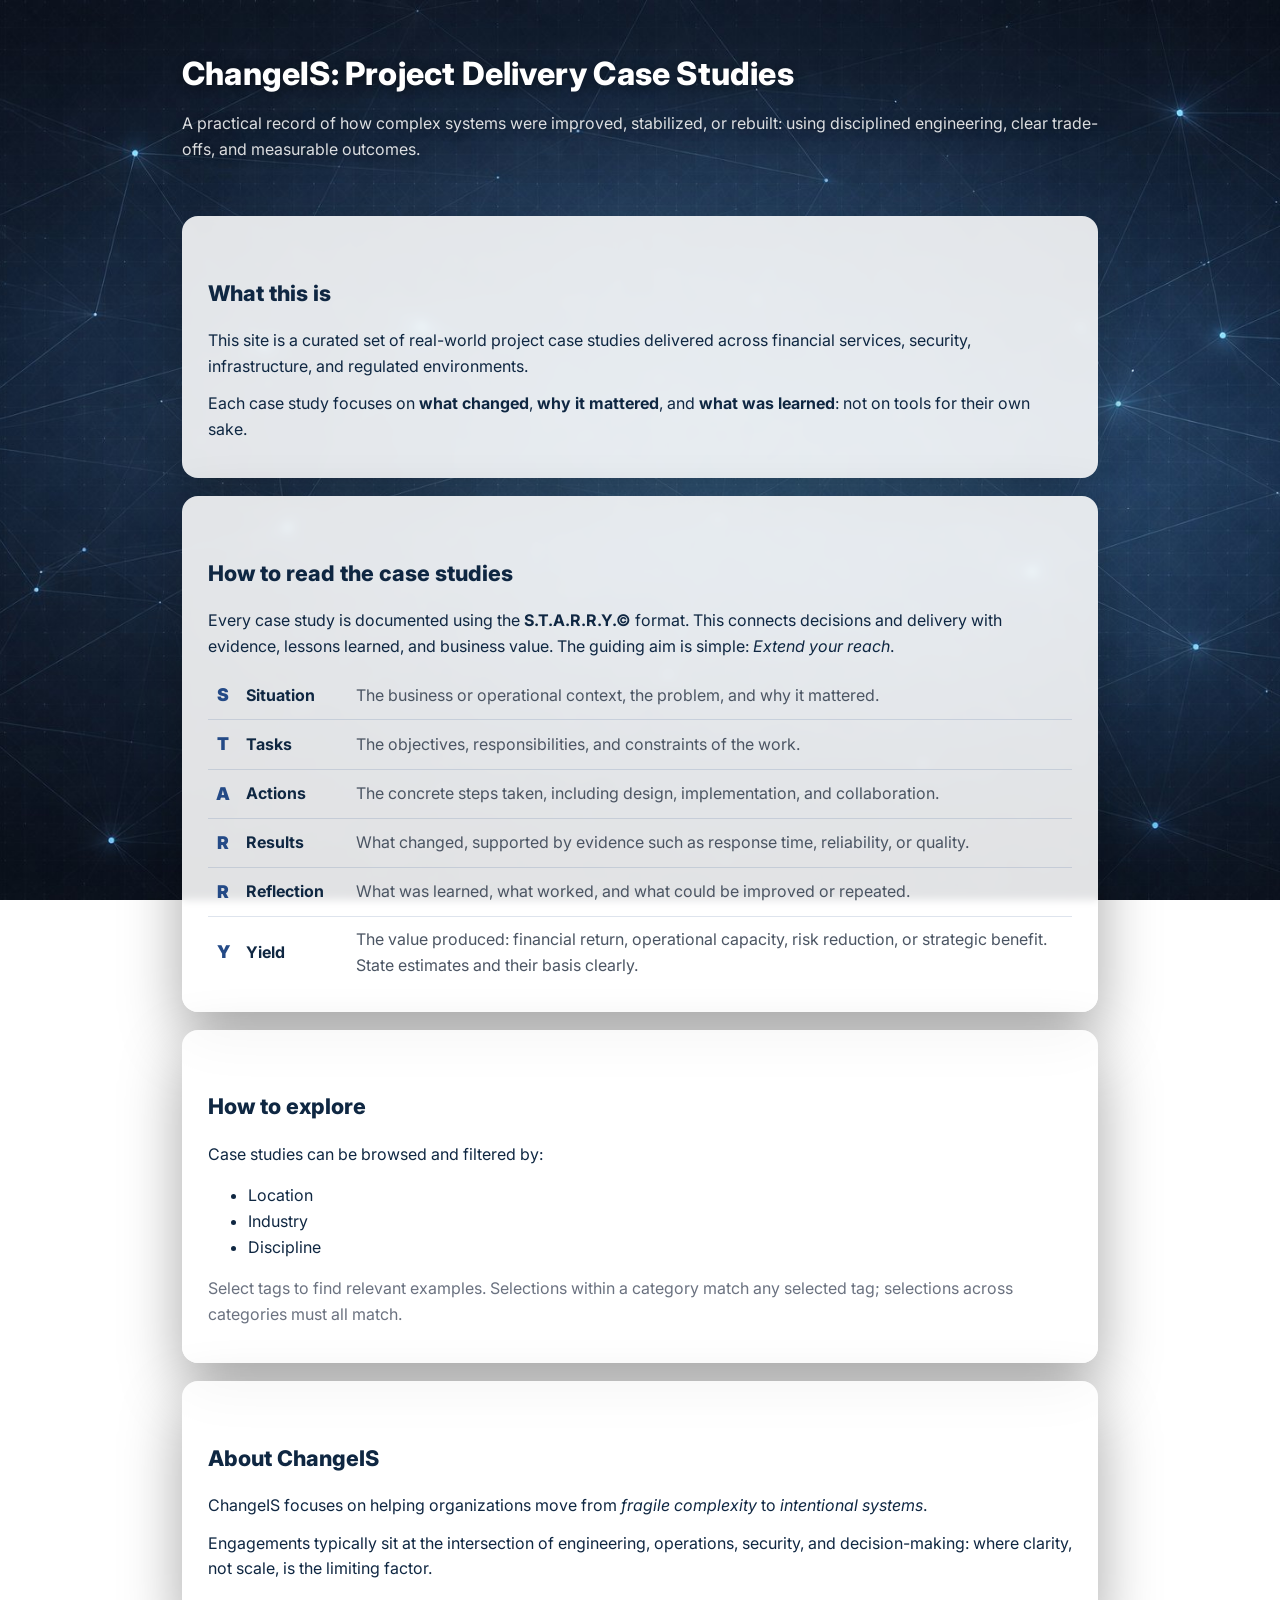
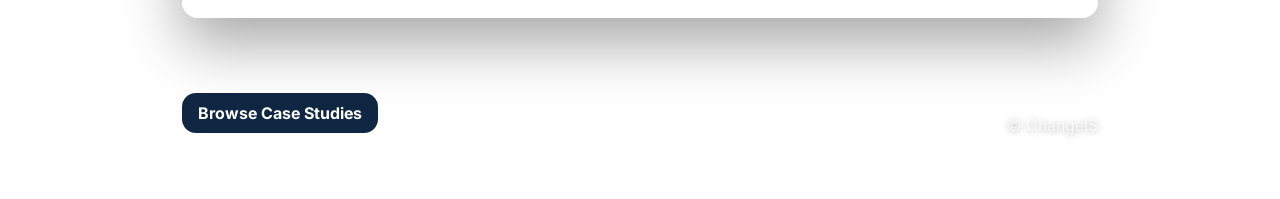
<file: explainer.html>
<!DOCTYPE html>
<html lang="en">
<head>
<link href="https://fonts.googleapis.com/css2?family=Inter:wght@300;400;500;600;700;800&display=swap" rel="stylesheet"/>
<meta charset="utf-8" />
<meta name="viewport" content="width=device-width, initial-scale=1" />
<title>The S·T·A·R·R·Y© Framework: ChangeIS Case Studies</title>

<style>
:root {
  --ink: #0f2742;
  --muted: #6b7280;
  --brand: #244a86;
}

* { box-sizing: border-box; }

/* =========================
   BACKGROUND
========================= */
body {
  margin: 0;

  background-image: url("./background.png");
  background-size: cover;
  background-position: center;
  background-repeat: no-repeat;
  background-attachment: fixed;

  font-family: "Inter", ui-sans-serif, system-ui, -apple-system, "Segoe UI", Roboto, "Helvetica Neue", Arial;
  line-height: 1.6;
}

/* =========================
   HEADER (WHITE TEXT)
========================= */
header {
  padding: 48px 22px 24px;
  max-width: 960px;
  margin: 0 auto;
}

header h1 {
  margin: 0 0 12px;
  font-size: 2rem;
  font-weight: 800;
  letter-spacing: .2px;
  color: #ffffff;
}

header p {
  color: rgba(255, 255, 255, 0.85);
}

/* readability boost */
header h1,
header p {
  text-shadow: 0 2px 12px rgba(0,0,0,0.4);
}

/* =========================
   LAYOUT
========================= */
h2 {
  margin-top: 2.2rem;
  font-size: 1.35rem;
  font-weight: 800;
}

p { margin: 0.75rem 0; }

main {
  max-width: 960px;
  margin: 0 auto;
  padding: 0 22px 40px;
}

/* =========================
   PANELS
========================= */
.panel {
  background: rgba(255,255,255,0.88);
  border-radius: 16px;
  padding: 24px 26px;
  margin-top: 18px;

  box-shadow: 0 25px 60px rgba(0,0,0,0.35);
  backdrop-filter: blur(4px);

  color: var(--ink);
}

/* =========================
   STARRY
========================= */
.starry {
  display: grid;
  gap: 14px;
  margin-top: 10px;
}

.starry div {
  display: grid;
  grid-template-columns: 24px 1fr;
  gap: 16px;
  align-items: baseline;
  padding: 8px 0;
  border-bottom: 1px solid rgba(36,74,134,0.1);
}

.starry div:last-child {
  border-bottom: none;
}

.letter {
  font-weight: 900;
  font-size: 1.1rem;
  color: var(--brand);
  text-align: center;
  line-height: 1.5;
}

/* =========================
   MUTED TEXT FIX
========================= */
.muted {
  color: #6b7280;
}

/* when muted text is outside panels */
main .muted:not(.panel .muted),
footer .muted {
  color: rgba(255, 255, 255, 0.75);
  text-shadow: 0 1px 6px rgba(0,0,0,0.3);
}

/* =========================
   FOOTER
========================= */
footer {
  max-width: 960px;
  margin: 0 auto;
  padding: 30px 22px 60px;
  display: grid;
  grid-template-columns: 1fr auto;
  gap: 16px;
  align-items: center;

  color: rgba(255,255,255,0.75);
}

.btn {
  background: #0f2742;
  color: #fff;
  padding: 10px 16px;
  border-radius: 14px;
  font-weight: 700;
  text-decoration: none;
}

.footer-identity { text-align: right; }
.footer-links { display: flex; flex-wrap: wrap; gap: 8px 20px; justify-content: flex-end; }
.footer-links a { color: #ffffff; font-weight: 700; text-decoration: none; }
.footer-links a:hover, .footer-links a:focus-visible { text-decoration: underline; }

@media (max-width: 640px) {
  footer {
    grid-template-columns: 1fr;
    gap: 12px;
  }
  .footer-identity { text-align: left; }
  .footer-links { justify-content: flex-start; }
}
</style>
</head>

<body>

<header>
  <h1>ChangeIS: Project Delivery Case Studies</h1>
  <p>
    A practical record of how complex systems were improved, stabilized,
    or rebuilt: using disciplined engineering, clear trade-offs,
    and measurable outcomes.
  </p>
</header>

<main>

  <section class="panel">
    <h2>What this is</h2>
    <p>
      This site is a curated set of real-world project case studies delivered
      across financial services, security, infrastructure, and regulated
      environments.
    </p>
    <p>
      Each case study focuses on <strong>what changed</strong>, <strong>why it mattered</strong>,
      and <strong>what was learned</strong>: not on tools for their own sake.
    </p>
  </section>

  <section class="panel">
    <h2>How to read the case studies</h2>
    <p>
      Every case study is documented using the <strong>S.T.A.R.R.Y.©</strong> format.
      This connects decisions and delivery with evidence, lessons learned, and business value. The guiding aim is simple: <em>Extend your reach</em>.
    </p>

    <table style="width:100%;border-collapse:collapse;margin-top:12px;">
        <tr style="border-bottom:1px solid rgba(36,74,134,0.15)"><td style="width:28px;font-weight:900;font-size:1.1rem;color:#244a86;padding:10px 8px;vertical-align:middle;text-align:center">S</td><td style="width:110px;font-weight:700;color:#0f2742;padding:10px 8px;vertical-align:middle">Situation</td><td style="color:#4b5563;padding:10px 8px;vertical-align:middle">The business or operational context, the problem, and why it mattered.</td></tr>
        <tr style="border-bottom:1px solid rgba(36,74,134,0.15)"><td style="width:28px;font-weight:900;font-size:1.1rem;color:#244a86;padding:10px 8px;vertical-align:middle;text-align:center">T</td><td style="width:110px;font-weight:700;color:#0f2742;padding:10px 8px;vertical-align:middle">Tasks</td><td style="color:#4b5563;padding:10px 8px;vertical-align:middle">The objectives, responsibilities, and constraints of the work.</td></tr>
        <tr style="border-bottom:1px solid rgba(36,74,134,0.15)"><td style="width:28px;font-weight:900;font-size:1.1rem;color:#244a86;padding:10px 8px;vertical-align:middle;text-align:center">A</td><td style="width:110px;font-weight:700;color:#0f2742;padding:10px 8px;vertical-align:middle">Actions</td><td style="color:#4b5563;padding:10px 8px;vertical-align:middle">The concrete steps taken, including design, implementation, and collaboration.</td></tr>
        <tr style="border-bottom:1px solid rgba(36,74,134,0.15)"><td style="width:28px;font-weight:900;font-size:1.1rem;color:#244a86;padding:10px 8px;vertical-align:middle;text-align:center">R</td><td style="width:110px;font-weight:700;color:#0f2742;padding:10px 8px;vertical-align:middle">Results</td><td style="color:#4b5563;padding:10px 8px;vertical-align:middle">What changed, supported by evidence such as response time, reliability, or quality.</td></tr>
        <tr style="border-bottom:1px solid rgba(36,74,134,0.15)"><td style="width:28px;font-weight:900;font-size:1.1rem;color:#244a86;padding:10px 8px;vertical-align:middle;text-align:center">R</td><td style="width:110px;font-weight:700;color:#0f2742;padding:10px 8px;vertical-align:middle">Reflection</td><td style="color:#4b5563;padding:10px 8px;vertical-align:middle">What was learned, what worked, and what could be improved or repeated.</td></tr>
        <tr><td style="width:28px;font-weight:900;font-size:1.1rem;color:#244a86;padding:10px 8px;vertical-align:middle;text-align:center">Y</td><td style="width:110px;font-weight:700;color:#0f2742;padding:10px 8px;vertical-align:middle">Yield</td><td style="color:#4b5563;padding:10px 8px;vertical-align:middle">The value produced: financial return, operational capacity, risk reduction, or strategic benefit. State estimates and their basis clearly.</td></tr>
      </table>
  </section>

  <section class="panel">
    <h2>How to explore</h2>
    <p>Case studies can be browsed and filtered by:</p>
    <ul>
      <li>Location</li>
      <li>Industry</li>
      <li>Discipline</li>

    </ul>
    <p class="muted">
      Select tags to find relevant examples. Selections within a category match any selected tag; selections across categories must all match.
    </p>
  </section>

  <section class="panel">
    <h2>About ChangeIS</h2>
    <p>
      ChangeIS focuses on helping organizations move from
      <em>fragile complexity</em> to <em>intentional systems</em>.
    </p>
    <p>
      Engagements typically sit at the intersection of engineering,
      operations, security, and decision-making: where clarity,
      not scale, is the limiting factor.
    </p>
  </section>

</main>

<footer>
  <div>
    <a class="btn" href="./index.html">Browse Case Studies</a>
  </div>
  <div class="footer-identity">
    <div class="footer-links">
      <a href="https://www.waynekirkschmidt.me">WAYNE KIRK SCHMIDT</a>
      <a href="https://changeis.io">CHANGEIS</a>
    </div>
    <div class="muted">© ChangeIS</div>
  </div>
</footer>

</body>
</html>
</file>
